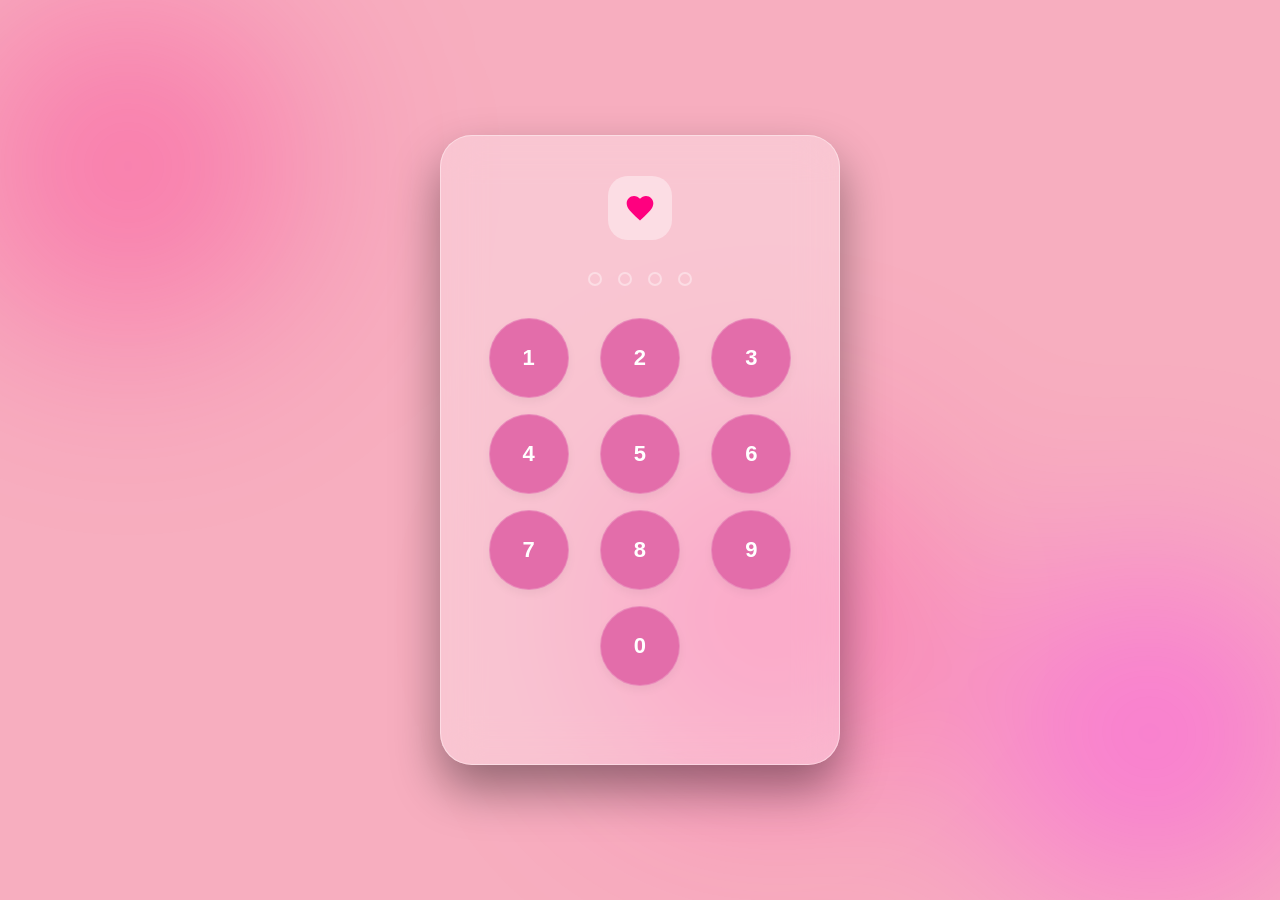
<file: index.html>
<!DOCTYPE html>
<html lang="en">

<head>
    <meta charset="UTF-8">
    <meta name="viewport" content="width=device-width, initial-scale=1.0">
    <title>Secured Entry | Passcode Protected</title>
    <link rel="stylesheet" href="style.css">
    <link rel="preconnect" href="https://fonts.googleapis.com">
    <link rel="preconnect" href="https://fonts.gstatic.com" crossorigin>
    <link
        href="https://fonts.googleapis.com/css2?family=Inter:wght@300;400;600&family=Outfit:wght@300;400;600;700&display=swap"
        rel="stylesheet">
</head>

<body>
    <div id="locked-state" class="screen active">
        <div class="glass-island">
            <div class="header">
                <div class="lock-icon">
                    <svg viewBox="0 0 24 24" fill="currentColor" stroke="none">
                        <path
                            d="M12 21.35l-1.45-1.32C5.4 15.36 2 12.28 2 8.5 2 5.42 4.42 3 7.5 3c1.74 0 3.41.81 4.5 2.09C13.09 3.81 14.76 3 16.5 3 19.58 3 22 5.42 22 8.5c0 3.78-3.4 6.86-8.55 11.54L12 21.35z">
                        </path>
                    </svg>
                </div>
            </div>

            <div class="passcode-entry">
                <div class="dots-container" id="dots">
                    <span class="dot"></span>
                    <span class="dot"></span>
                    <span class="dot"></span>
                    <span class="dot"></span>
                </div>
                <div class="numpad">
                    <button class="num-btn" data-value="1">1</button>
                    <button class="num-btn" data-value="2">2</button>
                    <button class="num-btn" data-value="3">3</button>
                    <button class="num-btn" data-value="4">4</button>
                    <button class="num-btn" data-value="5">5</button>
                    <button class="num-btn" data-value="6">6</button>
                    <button class="num-btn" data-value="7">7</button>
                    <button class="num-btn" data-value="8">8</button>
                    <button class="num-btn" data-value="9">9</button>
                    <div></div>
                    <button class="num-btn" data-value="0">0</button>
                    <div></div>
                </div>
                <div id="error-msg" class="error-msg">Incorrect Passcode</div>
            </div>
        </div>
    </div>

    <div class="bg-blobs">
        <div class="blob blob-1"></div>
        <div class="blob blob-2"></div>
        <div class="blob blob-3"></div>
    </div>

    <script src="script.js"></script>
</body>

</html>
</file>
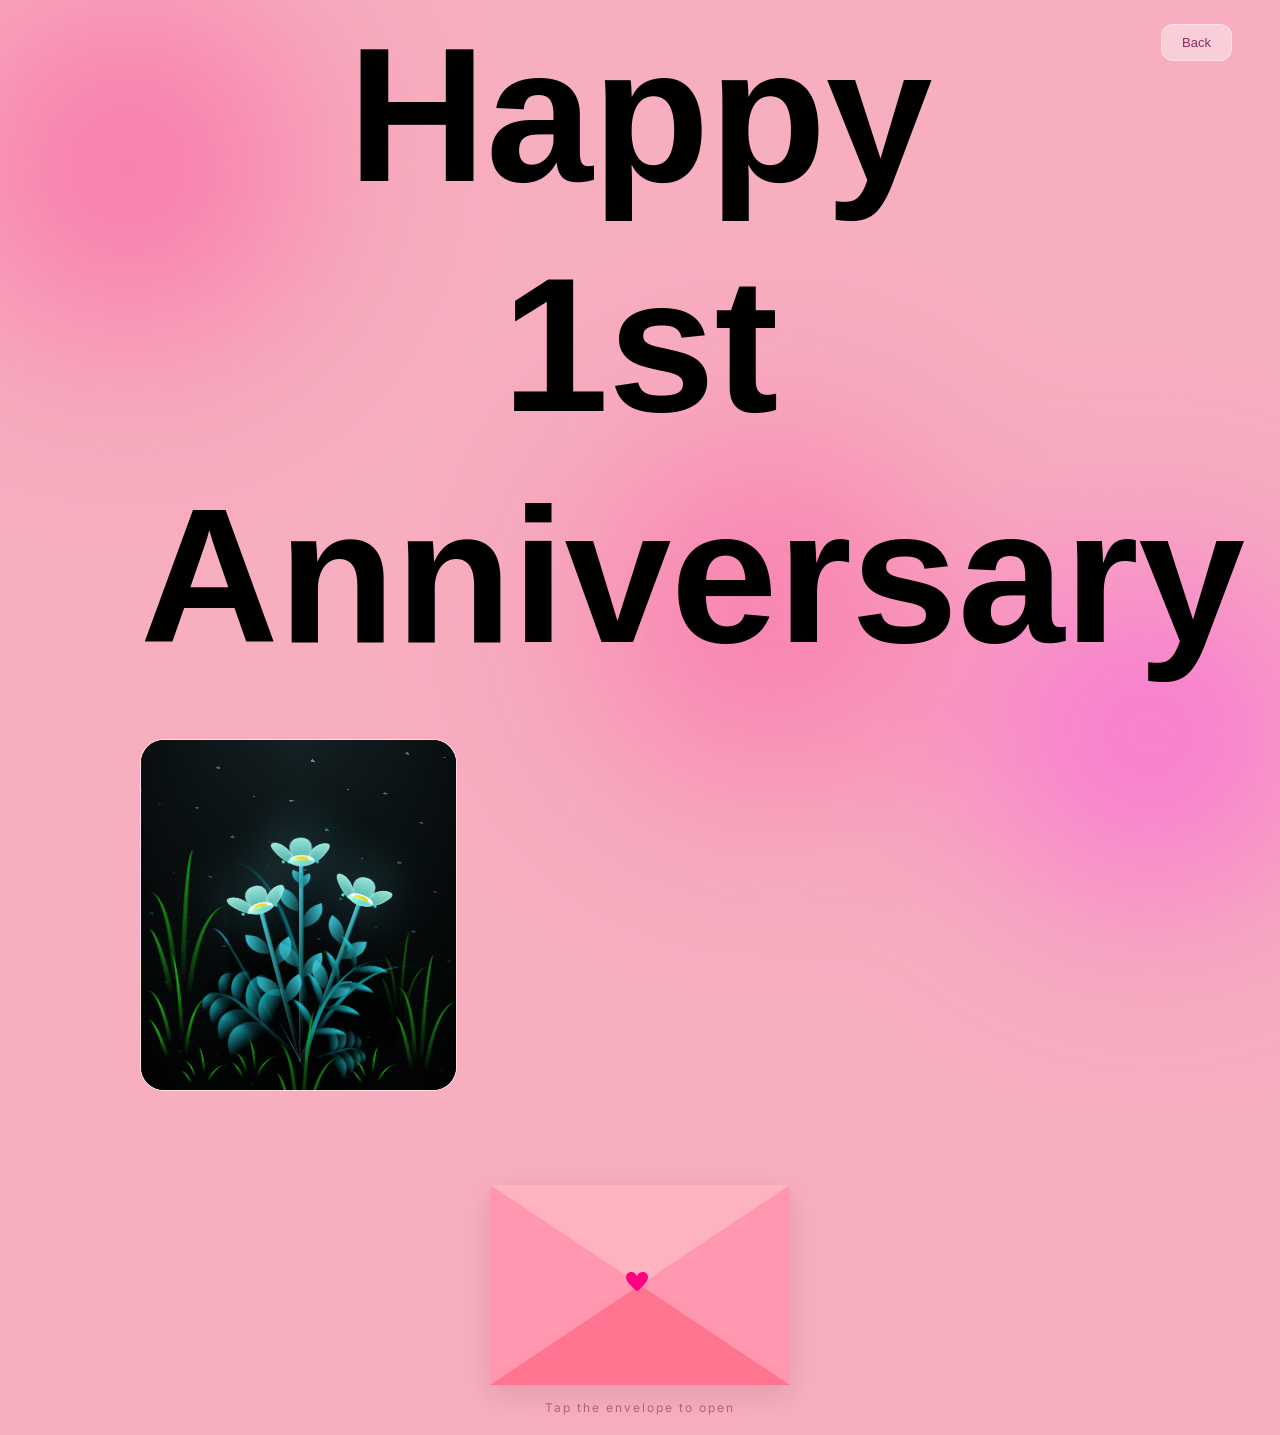
<file: dashboard.html>
<!DOCTYPE html>
<html lang="en">

<head>
    <meta charset="UTF-8">
    <meta name="viewport" content="width=device-width, initial-scale=1.0">
    <title></title>
    <link rel="stylesheet" href="style.css">
    <link rel="preconnect" href="https://fonts.googleapis.com">
    <link rel="preconnect" href="https://fonts.gstatic.com" crossorigin>
    <link
        href="https://fonts.googleapis.com/css2?family=Inter:wght@300;400;600&family=Outfit:wght@300;400;600;700&display=swap"
        rel="stylesheet">
    <link href="https://fonts.cdnfonts.com/css/valentine-rosella" rel="stylesheet">
</head>

<body class="dashboard-page">
    <div id="unlocked-state" class="screen active">
        <nav class="top-nav">
            <div class="logo"></div>
            <button id="lock-again" class="btn-secondary">Back</button>
        </nav>
        <main class="content-wrapper">
            <section class="hero-section">
                <h1>Happy<br>1st<br>Anniversary</h1>
            </section>

            <div class="dashboard-grid">
                <div class="card card-flower">
                    <iframe src="fflowers.html" class="flower-iframe" title="Floating Flowers"></iframe>
                </div>

                <div class="envelope-wrapper-outer">
                    <iframe src="envelope.html" class="envelope-iframe" title="Anniversary Letter"></iframe>
                </div>
            </div>
        </main>
    </div>

    <!-- Letter Pop-up Modal -->
    <div id="letter-modal" class="modal">
        <div class="modal-backdrop"></div>
        <div class="modal-content letter-pop-up">
            <button id="close-modal" class="close-btn">&times;</button>
            <div class="pop-up-letter">
                <h2>Happy Anniversary!</h2>
                <div class="letter-text">
                    <p>To my one and only girlfriend,</p>
                    <p>One year down, a lifetime to go.</p>
                    <p>You were the most beautiful, sweetest year of my life. You do not need to be a special person to
                        make everyday days special. Taking you as my lover is convenient, natural, and entirely right.
                    </p>
                    <p>I am so thankful of all the laughs, moments of silence and dreams we have together. It is a year
                        after it and I do get butterflies when I see you. I am still so fortunate to have you as mine.
                    </p>
                </div>
                <div class="letter-footer">Forever & Always ❤️</div>
            </div>
        </div>
    </div>

    <div class="bg-blobs">
        <div class="blob blob-1"></div>
        <div class="blob blob-2"></div>
        <div class="blob blob-3"></div>
    </div>

    <script src="dashboard.js"></script>
</body>

</html>
</file>
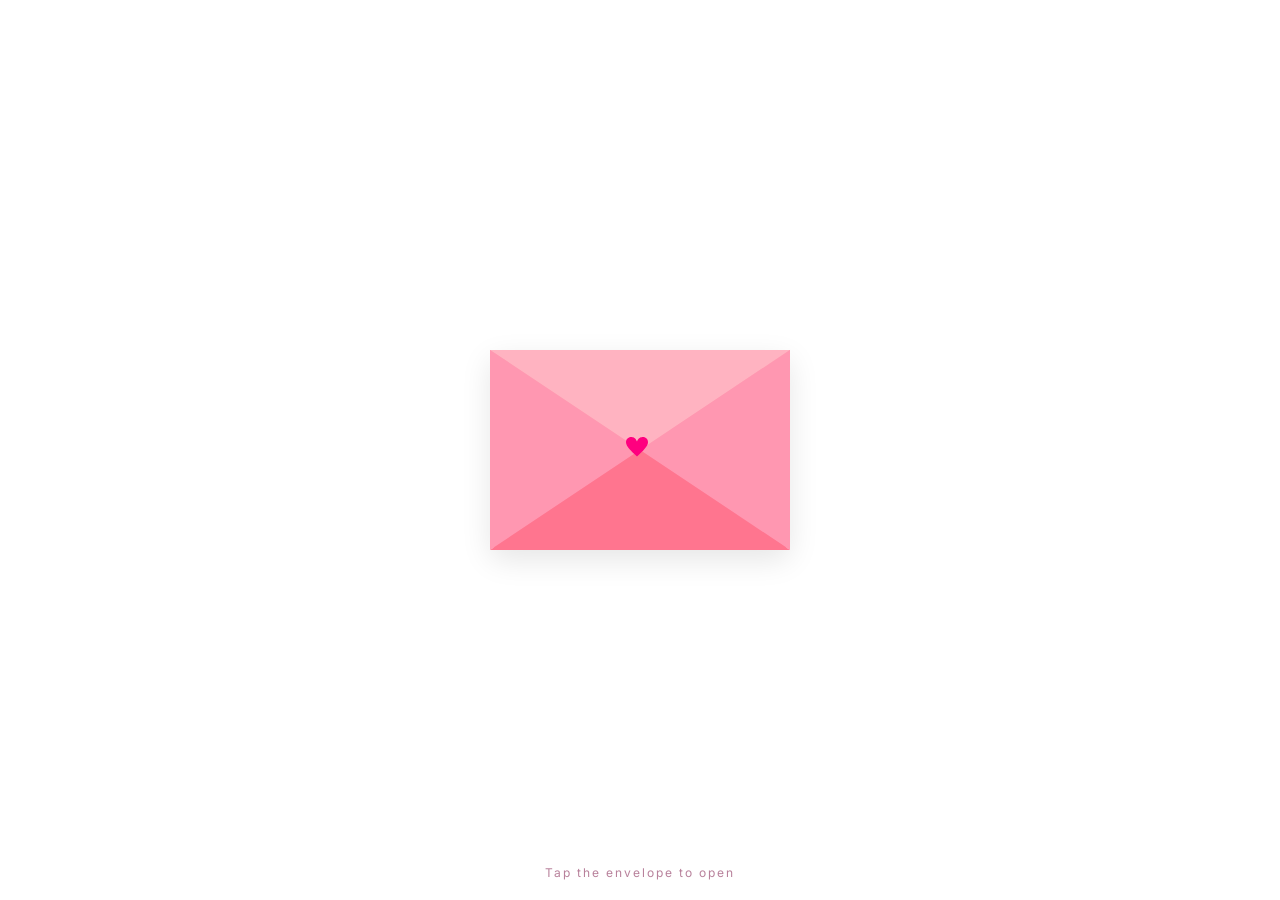
<file: envelope.html>
<!DOCTYPE html>
<html lang="en">

<head>
    <meta charset="UTF-8">
    <meta name="viewport" content="width=device-width, initial-scale=1.0">
    <title>Letter</title>
    <link rel="stylesheet" href="envelope.css">
    <link href="https://fonts.cdnfonts.com/css/valentine-rosella" rel="stylesheet">
    <link href="https://fonts.googleapis.com/css2?family=Inter:wght@400&display=swap" rel="stylesheet">
</head>

<body>
    <div class="envelope-wrapper" id="envelope">
        <div class="heart"></div>
        <div class="sides"></div>
    </div>

    <div class="instruction">Tap the envelope to open</div>

    <script>
        const envelope = document.getElementById('envelope');
        envelope.addEventListener('click', () => {
            if (!envelope.classList.contains('opened')) {
                envelope.classList.add('opened');
                // Notify parent to open modal after flap opens
                window.parent.postMessage('open-letter', '*');
            } else {
                envelope.classList.remove('opened');
            }
        });

        // Listen for close message from parent
        window.addEventListener('message', (event) => {
            if (event.data === 'close-envelope') {
                envelope.classList.remove('opened');
            }
        });
    </script>
</body>

</html>
</file>
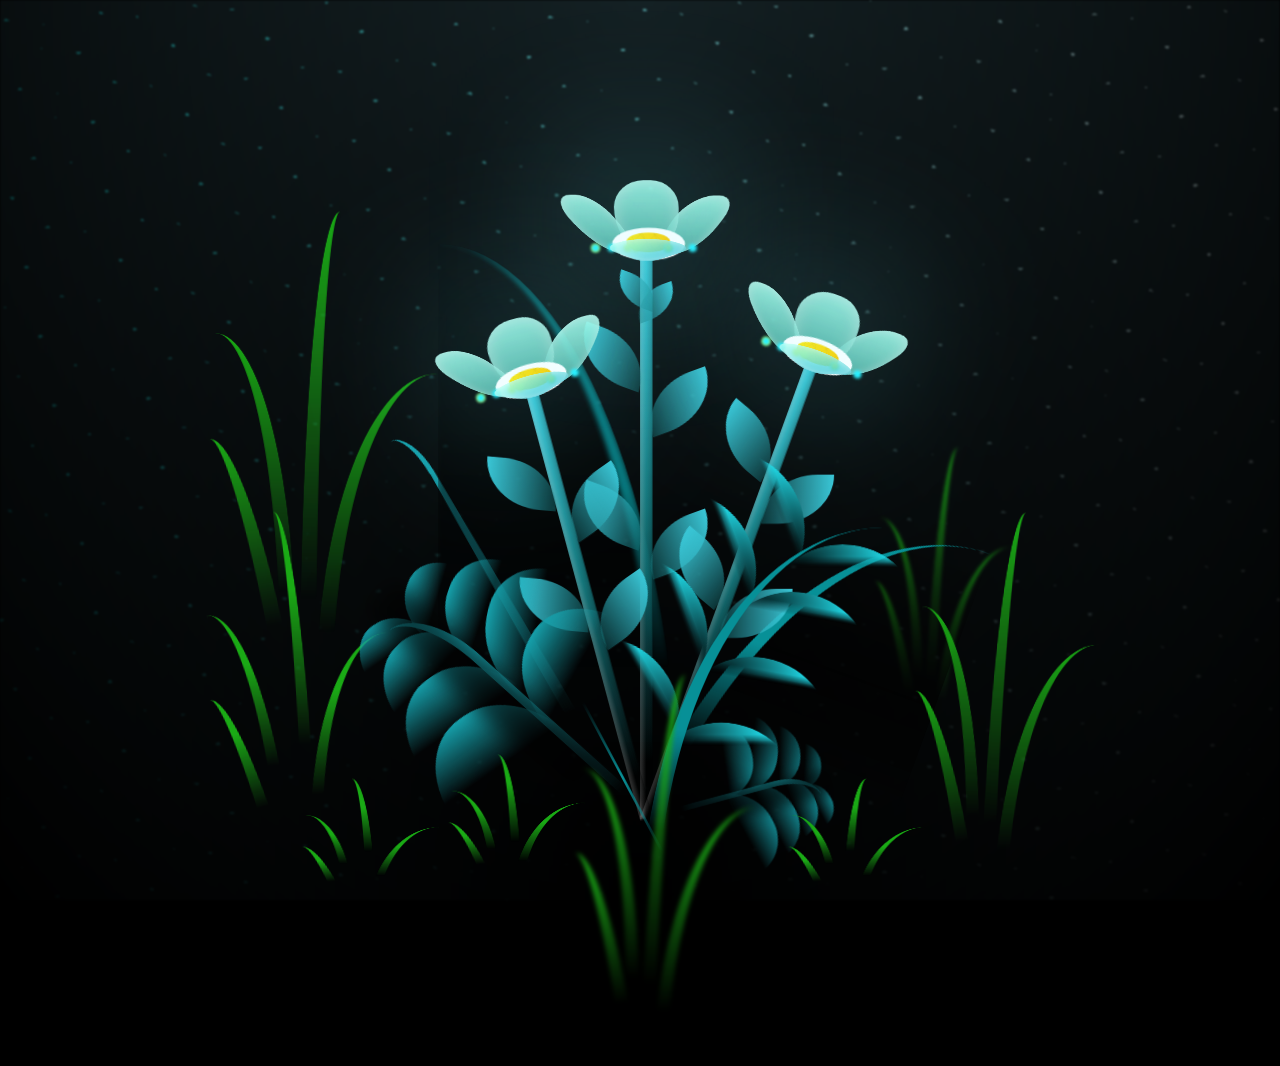
<file: fflowers.html>
<!DOCTYPE html>
<html lang="en">

<head>
    <meta charset="UTF-8">
    <meta name="viewport" content="width=device-width, initial-scale=1.0">
    <link rel="stylesheet" href="flowers.css">
    <script src="flowers.js" defer></script>
</head>

<body class="not-loaded">
    <div class="night"></div>
    <div class="flowers">
        <div class="flower flower--1">
            <div class="flower__leafs flower__leafs--1">
                <div class="flower__leaf flower__leaf--1"></div>
                <div class="flower__leaf flower__leaf--2"></div>
                <div class="flower__leaf flower__leaf--3"></div>
                <div class="flower__leaf flower__leaf--4"></div>
                <div class="flower__white-circle"></div>

                <div class="flower__light flower__light--1"></div>
                <div class="flower__light flower__light--2"></div>
                <div class="flower__light flower__light--3"></div>
                <div class="flower__light flower__light--4"></div>
                <div class="flower__light flower__light--5"></div>
                <div class="flower__light flower__light--6"></div>
                <div class="flower__light flower__light--7"></div>
                <div class="flower__light flower__light--8"></div>

            </div>
            <div class="flower__line">
                <div class="flower__line__leaf flower__line__leaf--1"></div>
                <div class="flower__line__leaf flower__line__leaf--2"></div>
                <div class="flower__line__leaf flower__line__leaf--3"></div>
                <div class="flower__line__leaf flower__line__leaf--4"></div>
                <div class="flower__line__leaf flower__line__leaf--5"></div>
                <div class="flower__line__leaf flower__line__leaf--6"></div>
            </div>
        </div>

        <div class="flower flower--2">
            <div class="flower__leafs flower__leafs--2">
                <div class="flower__leaf flower__leaf--1"></div>
                <div class="flower__leaf flower__leaf--2"></div>
                <div class="flower__leaf flower__leaf--3"></div>
                <div class="flower__leaf flower__leaf--4"></div>
                <div class="flower__white-circle"></div>

                <div class="flower__light flower__light--1"></div>
                <div class="flower__light flower__light--2"></div>
                <div class="flower__light flower__light--3"></div>
                <div class="flower__light flower__light--4"></div>
                <div class="flower__light flower__light--5"></div>
                <div class="flower__light flower__light--6"></div>
                <div class="flower__light flower__light--7"></div>
                <div class="flower__light flower__light--8"></div>

            </div>
            <div class="flower__line">
                <div class="flower__line__leaf flower__line__leaf--1"></div>
                <div class="flower__line__leaf flower__line__leaf--2"></div>
                <div class="flower__line__leaf flower__line__leaf--3"></div>
                <div class="flower__line__leaf flower__line__leaf--4"></div>
            </div>
        </div>

        <div class="flower flower--3">
            <div class="flower__leafs flower__leafs--3">
                <div class="flower__leaf flower__leaf--1"></div>
                <div class="flower__leaf flower__leaf--2"></div>
                <div class="flower__leaf flower__leaf--3"></div>
                <div class="flower__leaf flower__leaf--4"></div>
                <div class="flower__white-circle"></div>

                <div class="flower__light flower__light--1"></div>
                <div class="flower__light flower__light--2"></div>
                <div class="flower__light flower__light--3"></div>
                <div class="flower__light flower__light--4"></div>
                <div class="flower__light flower__light--5"></div>
                <div class="flower__light flower__light--6"></div>
                <div class="flower__light flower__light--7"></div>
                <div class="flower__light flower__light--8"></div>

            </div>
            <div class="flower__line">
                <div class="flower__line__leaf flower__line__leaf--1"></div>
                <div class="flower__line__leaf flower__line__leaf--2"></div>
                <div class="flower__line__leaf flower__line__leaf--3"></div>
                <div class="flower__line__leaf flower__line__leaf--4"></div>
            </div>
        </div>

        <div class="grow-ans" style="--d:1.2s">
            <div class="flower__g-long">
                <div class="flower__g-long__top"></div>
                <div class="flower__g-long__bottom"></div>
            </div>
        </div>

        <div class="growing-grass">
            <div class="flower__grass flower__grass--1">
                <div class="flower__grass--top"></div>
                <div class="flower__grass--bottom"></div>
                <div class="flower__grass__leaf flower__grass__leaf--1"></div>
                <div class="flower__grass__leaf flower__grass__leaf--2"></div>
                <div class="flower__grass__leaf flower__grass__leaf--3"></div>
                <div class="flower__grass__leaf flower__grass__leaf--4"></div>
                <div class="flower__grass__leaf flower__grass__leaf--5"></div>
                <div class="flower__grass__leaf flower__grass__leaf--6"></div>
                <div class="flower__grass__leaf flower__grass__leaf--7"></div>
                <div class="flower__grass__leaf flower__grass__leaf--8"></div>
                <div class="flower__grass__overlay"></div>
            </div>
        </div>

        <div class="growing-grass">
            <div class="flower__grass flower__grass--2">
                <div class="flower__grass--top"></div>
                <div class="flower__grass--bottom"></div>
                <div class="flower__grass__leaf flower__grass__leaf--1"></div>
                <div class="flower__grass__leaf flower__grass__leaf--2"></div>
                <div class="flower__grass__leaf flower__grass__leaf--3"></div>
                <div class="flower__grass__leaf flower__grass__leaf--4"></div>
                <div class="flower__grass__leaf flower__grass__leaf--5"></div>
                <div class="flower__grass__leaf flower__grass__leaf--6"></div>
                <div class="flower__grass__leaf flower__grass__leaf--7"></div>
                <div class="flower__grass__leaf flower__grass__leaf--8"></div>
                <div class="flower__grass__overlay"></div>
            </div>
        </div>

        <div class="grow-ans" style="--d:2.4s">
            <div class="flower__g-right flower__g-right--1">
                <div class="leaf"></div>
            </div>
        </div>

        <div class="grow-ans" style="--d:2.8s">
            <div class="flower__g-right flower__g-right--2">
                <div class="leaf"></div>
            </div>
        </div>

        <div class="grow-ans" style="--d:2.8s">
            <div class="flower__g-front">
                <div class="flower__g-front__leaf-wrapper flower__g-front__leaf-wrapper--1">
                    <div class="flower__g-front__leaf"></div>
                </div>
                <div class="flower__g-front__leaf-wrapper flower__g-front__leaf-wrapper--2">
                    <div class="flower__g-front__leaf"></div>
                </div>
                <div class="flower__g-front__leaf-wrapper flower__g-front__leaf-wrapper--3">
                    <div class="flower__g-front__leaf"></div>
                </div>
                <div class="flower__g-front__leaf-wrapper flower__g-front__leaf-wrapper--4">
                    <div class="flower__g-front__leaf"></div>
                </div>
                <div class="flower__g-front__leaf-wrapper flower__g-front__leaf-wrapper--5">
                    <div class="flower__g-front__leaf"></div>
                </div>
                <div class="flower__g-front__leaf-wrapper flower__g-front__leaf-wrapper--6">
                    <div class="flower__g-front__leaf"></div>
                </div>
                <div class="flower__g-front__leaf-wrapper flower__g-front__leaf-wrapper--7">
                    <div class="flower__g-front__leaf"></div>
                </div>
                <div class="flower__g-front__leaf-wrapper flower__g-front__leaf-wrapper--8">
                    <div class="flower__g-front__leaf"></div>
                </div>
                <div class="flower__g-front__line"></div>
            </div>
        </div>

        <div class="grow-ans" style="--d:3.2s">
            <div class="flower__g-fr">
                <div class="leaf"></div>
                <div class="flower__g-fr__leaf flower__g-fr__leaf--1"></div>
                <div class="flower__g-fr__leaf flower__g-fr__leaf--2"></div>
                <div class="flower__g-fr__leaf flower__g-fr__leaf--3"></div>
                <div class="flower__g-fr__leaf flower__g-fr__leaf--4"></div>
                <div class="flower__g-fr__leaf flower__g-fr__leaf--5"></div>
                <div class="flower__g-fr__leaf flower__g-fr__leaf--6"></div>
                <div class="flower__g-fr__leaf flower__g-fr__leaf--7"></div>
                <div class="flower__g-fr__leaf flower__g-fr__leaf--8"></div>
            </div>
        </div>

        <div class="long-g long-g--0">
            <div class="grow-ans" style="--d:3s">
                <div class="leaf leaf--0"></div>
            </div>
            <div class="grow-ans" style="--d:2.2s">
                <div class="leaf leaf--1"></div>
            </div>
            <div class="grow-ans" style="--d:3.4s">
                <div class="leaf leaf--2"></div>
            </div>
            <div class="grow-ans" style="--d:3.6s">
                <div class="leaf leaf--3"></div>
            </div>
        </div>

        <div class="long-g long-g--1">
            <div class="grow-ans" style="--d:3.6s">
                <div class="leaf leaf--0"></div>
            </div>
            <div class="grow-ans" style="--d:3.8s">
                <div class="leaf leaf--1"></div>
            </div>
            <div class="grow-ans" style="--d:4s">
                <div class="leaf leaf--2"></div>
            </div>
            <div class="grow-ans" style="--d:4.2s">
                <div class="leaf leaf--3"></div>
            </div>
        </div>

        <div class="long-g long-g--2">
            <div class="grow-ans" style="--d:4s">
                <div class="leaf leaf--0"></div>
            </div>
            <div class="grow-ans" style="--d:4.2s">
                <div class="leaf leaf--1"></div>
            </div>
            <div class="grow-ans" style="--d:4.4s">
                <div class="leaf leaf--2"></div>
            </div>
            <div class="grow-ans" style="--d:4.6s">
                <div class="leaf leaf--3"></div>
            </div>
        </div>

        <div class="long-g long-g--3">
            <div class="grow-ans" style="--d:4s">
                <div class="leaf leaf--0"></div>
            </div>
            <div class="grow-ans" style="--d:4.2s">
                <div class="leaf leaf--1"></div>
            </div>
            <div class="grow-ans" style="--d:3s">
                <div class="leaf leaf--2"></div>
            </div>
            <div class="grow-ans" style="--d:3.6s">
                <div class="leaf leaf--3"></div>
            </div>
        </div>

        <div class="long-g long-g--4">
            <div class="grow-ans" style="--d:4s">
                <div class="leaf leaf--0"></div>
            </div>
            <div class="grow-ans" style="--d:4.2s">
                <div class="leaf leaf--1"></div>
            </div>
            <div class="grow-ans" style="--d:3s">
                <div class="leaf leaf--2"></div>
            </div>
            <div class="grow-ans" style="--d:3.6s">
                <div class="leaf leaf--3"></div>
            </div>
        </div>

        <div class="long-g long-g--5">
            <div class="grow-ans" style="--d:4s">
                <div class="leaf leaf--0"></div>
            </div>
            <div class="grow-ans" style="--d:4.2s">
                <div class="leaf leaf--1"></div>
            </div>
            <div class="grow-ans" style="--d:3s">
                <div class="leaf leaf--2"></div>
            </div>
            <div class="grow-ans" style="--d:3.6s">
                <div class="leaf leaf--3"></div>
            </div>
        </div>

        <div class="long-g long-g--6">
            <div class="grow-ans" style="--d:4.2s">
                <div class="leaf leaf--0"></div>
            </div>
            <div class="grow-ans" style="--d:4.4s">
                <div class="leaf leaf--1"></div>
            </div>
            <div class="grow-ans" style="--d:4.6s">
                <div class="leaf leaf--2"></div>
            </div>
            <div class="grow-ans" style="--d:4.8s">
                <div class="leaf leaf--3"></div>
            </div>
        </div>

        <div class="long-g long-g--7">
            <div class="grow-ans" style="--d:3s">
                <div class="leaf leaf--0"></div>
            </div>
            <div class="grow-ans" style="--d:3.2s">
                <div class="leaf leaf--1"></div>
            </div>
            <div class="grow-ans" style="--d:3.5s">
                <div class="leaf leaf--2"></div>
            </div>
            <div class="grow-ans" style="--d:3.6s">
                <div class="leaf leaf--3"></div>
            </div>
        </div>
    </div>
</body>

</html>
</file>
<file: style.css>
:root {
    --primary: #ffffff;
    --accent: #ff007f;
    --bg-main: #f7aebf;
    /* Reversed background */
    --btn-bg: #e36daa;
    /* Reversed button color */
    --text-main: #8a2e5a;
    /* Darker text for lighter background */
    --text-muted: rgba(138, 46, 90, 0.8);
    --glass-bg: rgba(255, 255, 255, 0.3);
    --glass-border: rgba(255, 255, 255, 0.4);
    --error: #ff3366;
    --success: #00e676;
    --font-header: 'Outfit', sans-serif;
    --font-body: 'Inter', sans-serif;
}

* {
    margin: 0;
    padding: 0;
    box-sizing: border-box;
}

body {
    background-color: var(--bg-main);
    color: var(--text-main);
    font-family: var(--font-body);
    overflow: hidden;
    height: 100vh;
    display: flex;
    justify-content: center;
    align-items: center;
}

body.dashboard-page {
    overflow-y: auto;
    height: auto;
    min-height: 100vh;
    display: block;
}

body.dashboard-page .screen {
    height: auto;
    min-height: 100vh;
    position: relative;
    padding: 60px 0;
    transform: scale(1);
    opacity: 1;
    pointer-events: all;
    display: flex;
    align-items: center;
}

/* Background Blobs */
.bg-blobs {
    position: fixed;
    top: 0;
    left: 0;
    width: 100%;
    height: 100%;
    z-index: -1;
    filter: blur(80px);
}

.blob {
    position: absolute;
    width: 40vw;
    height: 40vw;
    border-radius: 50%;
    opacity: 0.4;
}

.blob-1 {
    background: radial-gradient(circle, #ff007f 0%, transparent 70%);
    top: -10%;
    left: -10%;
    animation: move 20s linear infinite alternate;
}

.blob-2 {
    background: radial-gradient(circle, #ff00ff 0%, transparent 70%);
    bottom: -10%;
    right: -10%;
    animation: move 25s linear infinite alternate-reverse;
}

.blob-3 {
    background: radial-gradient(circle, #ff1493 0%, transparent 70%);
    top: 40%;
    left: 40%;
    animation: move 30s linear infinite;
}

@keyframes move {
    from {
        transform: translate(0, 0);
    }

    to {
        transform: translate(10%, 10%);
    }
}

/* Layout */
.screen {
    position: absolute;
    width: 100%;
    height: 100%;
    display: flex;
    flex-direction: column;
    justify-content: center;
    align-items: center;
    opacity: 0;
    pointer-events: none;
    transition: opacity 0.8s cubic-bezier(0.4, 0, 0.2, 1), transform 0.8s cubic-bezier(0.4, 0, 0.2, 1);
    transform: scale(1.05);
}

.screen.active {
    opacity: 1;
    pointer-events: all;
    transform: scale(1);
}

/* Locked Screen - Glass Island */
.glass-island {
    background: var(--glass-bg);
    backdrop-filter: blur(20px);
    -webkit-backdrop-filter: blur(20px);
    border: 1px solid var(--glass-border);
    border-radius: 32px;
    padding: 40px;
    width: 90%;
    max-width: 400px;
    box-shadow: 0 24px 48px rgba(0, 0, 0, 0.4);
    text-align: center;
}

.header {
    margin-bottom: 32px;
}

.lock-icon {
    width: 64px;
    height: 64px;
    background: var(--glass-border);
    border-radius: 20px;
    display: flex;
    align-items: center;
    justify-content: center;
    margin: 0 auto 20px;
    color: var(--accent);
}

.lock-icon svg {
    width: 32px;
    height: 32px;
}

h1 {
    font-family: var(--font-header);
    font-size: 24px;
    margin-bottom: 8px;
    letter-spacing: -0.5px;
}

p {
    color: var(--text-muted);
    font-size: 14px;
}

/* Passcode Logic UI */
.dots-container {
    display: flex;
    justify-content: center;
    gap: 16px;
    margin-bottom: 32px;
}

.dot {
    width: 14px;
    height: 14px;
    border: 2px solid var(--glass-border);
    border-radius: 50%;
    transition: all 0.2s ease;
}

.dot.filled {
    background: var(--primary);
    border-color: var(--primary);
    box-shadow: 0 0 15px var(--primary);
    transform: scale(1.1);
}

.numpad {
    display: grid;
    grid-template-columns: repeat(3, 1fr);
    gap: 16px;
}

.num-btn {
    background: var(--btn-bg);
    border: 1px solid rgba(255, 255, 255, 0.2);
    color: #ffffff;
    /* White text looks better on the darker #e36daa buttons */
    width: 80px;
    height: 80px;
    margin: 0 auto;
    border-radius: 50%;
    font-size: 22px;
    font-weight: 600;
    cursor: pointer;
    transition: all 0.2s cubic-bezier(0.4, 0, 0.2, 1);
    display: flex;
    align-items: center;
    justify-content: center;
    box-shadow: 0 4px 10px rgba(0, 0, 0, 0.05);
}

.num-btn:hover {
    background: #ffffff;
    transform: translateY(-2px);
    color: var(--btn-bg);
}

.num-btn:active {
    transform: scale(0.95);
    background: var(--btn-bg);
}

.error-msg {
    color: var(--error);
    font-size: 12px;
    margin-top: 20px;
    height: 18px;
    opacity: 0;
    transition: opacity 0.3s;
}

.error-msg.visible {
    opacity: 1;
}

/* Unlocked State */
#unlocked-state {
    padding: 0;
}

.top-nav {
    position: absolute;
    top: 0;
    left: 0;
    width: 100%;
    padding: 24px 48px;
    display: flex;
    justify-content: space-between;
    align-items: center;
    z-index: 10;
}

.logo {
    font-family: var(--font-header);
    font-weight: 700;
    font-size: 20px;
    letter-spacing: 2px;
}

.btn-secondary {
    background: var(--glass-border);
    border: 1px solid var(--glass-border);
    color: var(--text-main);
    padding: 10px 20px;
    border-radius: 12px;
    cursor: pointer;
    font-size: 13px;
    font-weight: 500;
    transition: all 0.2s;
}

.btn-secondary:hover {
    background: rgba(255, 255, 255, 0.1);
}

.content-wrapper {
    max-width: 1000px;
    width: 90%;
    text-align: left;
}

.hero-section {
    margin-bottom: 48px;
}

.badge {
    display: inline-block;
    background: rgba(0, 230, 118, 0.1);
    color: var(--success);
    padding: 6px 12px;
    border-radius: 20px;
    font-size: 11px;
    font-weight: 600;
    text-transform: uppercase;
    letter-spacing: 1px;
    margin-bottom: 16px;
    border: 1px solid rgba(0, 230, 118, 0.2);
}

.hero-section h1 {
    font-family: 'Valentine Rosella', sans-serif;
    font-size: clamp(80px, 15vw, 250px);
    font-weight: bold;
    margin-bottom: 24px;
    line-height: 1.2;
    color: #000;
    text-align: center;
}

.dashboard-grid {
    display: grid;
    grid-template-columns: repeat(auto-fit, minmax(280px, 1fr));
    gap: 24px;
}

.card {
    background: var(--glass-bg);
    border: 1px solid var(--glass-border);
    padding: 32px;
    border-radius: 24px;
    transition: transform 0.3s;
}

.card:hover {
    transform: translateY(-8px);
    background: rgba(255, 255, 255, 0.07);
}

.card h3 {
    font-size: 14px;
    color: var(--text-muted);
    margin-bottom: 12px;
    text-transform: uppercase;
    letter-spacing: 1px;
}

.stat {
    font-size: 32px;
    font-weight: 700;
    margin-bottom: 12px;
    font-family: var(--font-header);
}

/* Animations for Reveal */
@keyframes shake {

    0%,
    100% {
        transform: translateX(0);
    }

    25% {
        transform: translateX(-8px);
    }

    75% {
        transform: translateX(8px);
    }
}

.shake {
    animation: shake 0.4s ease-in-out;
}

/* Carnation Flower */
.flower-iframe {
    width: 100%;
    height: 350px;
    border: none;
    background: transparent;
    display: block;
}

.card.card-flower {
    padding: 0;
    overflow: hidden;
}



.envelope-wrapper-outer {
    grid-column: 1 / -1;
    /* Centered below the flowers */
    width: 100%;
    height: 300px;
    display: flex;
    justify-content: center;
    align-items: center;
    margin-top: 20px;
}

.envelope-iframe {
    width: 350px;
    height: 100%;
    border: none;
    background: transparent;
}

/* Modal Styling */
.modal {
    position: fixed;
    top: 0;
    left: 0;
    width: 100%;
    height: 100%;
    z-index: 2000;
    display: flex;
    justify-content: center;
    align-items: center;
    opacity: 0;
    pointer-events: none;
    transition: opacity 0.4s ease;
}

.modal.active {
    opacity: 1;
    pointer-events: all;
}

.modal-backdrop {
    position: absolute;
    width: 100%;
    height: 100%;
    background: rgba(138, 46, 90, 0.3);
    backdrop-filter: blur(4px);
    /* Reduced blur */
    z-index: 1;
}

.modal-content.letter-pop-up {
    background: #fff;
    padding: 40px;
    border-radius: 15px;
    box-shadow: 0 20px 50px rgba(0, 0, 0, 0.2);
    width: 90%;
    max-width: 450px;
    max-height: 85vh;
    /* Limit height */
    overflow-y: auto;
    /* Enable scrolling */
    display: flex;
    flex-direction: column;
    z-index: 2;
    /* Ensure it stays above the blur */
    position: relative;
    filter: none !important;
    /* Force no blur on content */
    scrollbar-width: thin;
    /* Modern browsers */
    scrollbar-color: #ff85a1 transparent;
}

/* Custom scrollbar for Webkit */
.modal-content.letter-pop-up::-webkit-scrollbar {
    width: 6px;
}

.modal-content.letter-pop-up::-webkit-scrollbar-thumb {
    background-color: #ff85a1;
    border-radius: 10px;
}

.pop-up-letter {
    text-align: center;
}

.pop-up-letter h2 {
    font-family: 'Valentine Rosella', sans-serif;
    font-size: 48px;
    color: #ff007f;
    margin-bottom: 30px;
}

.letter-text p {
    font-size: 18px;
    margin-bottom: 20px;
    color: #4a152d;
    line-height: 1.6;
}

.letter-footer {
    margin-top: 40px;
    font-size: 20px;
    color: #ff007f;
    font-weight: bold;
}

.close-btn {
    position: absolute;
    top: 15px;
    right: 20px;
    background: none;
    border: none;
    color: #4a152d;
    font-size: 32px;
    cursor: pointer;
    font-family: inherit;
    opacity: 0.7;
    transition: opacity 0.2s;
    z-index: 10;
}

.close-btn:hover {
    opacity: 1;
}

.carnation-container {
    width: 100%;
    height: 300px;
    display: flex;
    justify-content: center;
    align-items: center;
    position: relative;
    overflow: hidden;
}

.flower {
    position: relative;
    width: 200px;
    height: 300px;
    display: flex;
    flex-direction: column;
    align-items: center;
    animation: sway 5s ease-in-out infinite alternate;
}

.petals {
    position: relative;
    width: 120px;
    height: 100px;
    z-index: 2;
}

.petal-layer {
    position: absolute;
    top: 50%;
    left: 50%;
    transform: translate(-50%, -50%);
    width: 100%;
    height: 100%;
    background: radial-gradient(circle, #ff6699, #ff3366);
    border-radius: 50%;
    opacity: 0.9;
}

.layer-1 {
    width: 120px;
    height: 100px;
    clip-path: polygon(50% 0%, 80% 10%, 100% 35%, 90% 60%, 50% 50%, 10% 60%, 0% 35%, 20% 10%);
}

.layer-2 {
    width: 100px;
    height: 80px;
    transform: translate(-50%, -50%) rotate(45deg);
    clip-path: polygon(50% 0%, 80% 10%, 100% 35%, 90% 60%, 50% 50%, 10% 60%, 0% 35%, 20% 10%);
    opacity: 0.8;
}

.layer-3 {
    width: 80px;
    height: 60px;
    transform: translate(-50%, -50%) rotate(-30deg);
    clip-path: polygon(50% 0%, 80% 10%, 100% 35%, 90% 60%, 50% 50%, 10% 60%, 0% 35%, 20% 10%);
    opacity: 0.7;
}

.layer-4 {
    width: 60px;
    height: 40px;
    transform: translate(-50%, -50%) rotate(75deg);
    clip-path: polygon(50% 0%, 80% 10%, 100% 35%, 90% 60%, 50% 50%, 10% 60%, 0% 35%, 20% 10%);
    opacity: 0.6;
}

.layer-5 {
    width: 40px;
    height: 30px;
    transform: translate(-50%, -50%) rotate(120deg);
    clip-path: polygon(50% 0%, 80% 10%, 100% 35%, 90% 60%, 50% 50%, 10% 60%, 0% 35%, 20% 10%);
    opacity: 1;
    background: #ff99bb;
}

.center {
    position: absolute;
    top: 40px;
    width: 15px;
    height: 15px;
    background: #ffccdd;
    border-radius: 50%;
    z-index: 3;
    box-shadow: 0 0 10px rgba(255, 255, 255, 0.5);
}

.calyx {
    width: 20px;
    height: 25px;
    background: #4caf50;
    border-radius: 0 0 10px 10px;
    margin-top: -10px;
    position: relative;
    z-index: 1;
}

.stem {
    width: 4px;
    height: 180px;
    background: linear-gradient(to bottom, #4caf50, #2e7d32);
    position: relative;
    z-index: 0;
}

.leaf {
    position: absolute;
    width: 40px;
    height: 15px;
    background: #4caf50;
    border-radius: 50% 0 50% 0;
}

.leaf-1 {
    left: 4px;
    top: 50px;
    transform: rotate(20deg);
}

.leaf-2 {
    right: 4px;
    top: 100px;
    transform: rotate(-20deg) scaleX(-1);
}

@keyframes sway {
    0% {
        transform: rotate(-2deg) translateX(-2px);
    }

    100% {
        transform: rotate(2deg) translateX(2px);
    }
}

/* Floating Heart Particles */
.heart-particle {
    position: fixed;
    bottom: -20px;
    background: #ff007f;
    clip-path: path('M12 21.593c-5.63-5.539-11-10.297-11-14.402 0-3.791 3.068-5.191 5.281-5.191 1.312 0 4.151.501 5.719 4.457 1.59-3.968 4.464-4.447 5.726-4.447 2.54 0 5.274 1.621 5.274 5.181 0 4.069-5.136 8.625-11 14.402z');
    pointer-events: none;
    z-index: 100;
    opacity: 0.8;
}

@keyframes floatUp {
    0% {
        transform: translateY(0) rotate(0deg);
        opacity: 0;
    }

    10% {
        opacity: 0.8;
    }

    90% {
        opacity: 0.8;
    }

    100% {
        transform: translateY(-100vh) rotate(45deg);
        opacity: 0;
    }
}

@media (max-width: 768px) {
    .top-nav {
        padding: 20px;
    }

    .hero-section h1 {
        font-size: 50px;
        line-height: 2;
    }

    .glass-island {
        padding: 30px 20px;
    }

    .modal-content.letter-pop-up {
        padding: 30px 20px;
        /* Smaller padding on mobile */
        width: 95%;
        /* More width on mobile */
        max-height: 90vh;
    }

    .pop-up-letter h2 {
        font-size: 36px;
        /* Smaller heading on mobile */
        margin-bottom: 20px;
    }

    .letter-text p {
        font-size: 16px;
        /* Slightly smaller text */
        margin-bottom: 15px;
    }

    .close-btn {
        top: 10px;
        right: 15px;
        font-size: 28px;
    }
}
</file>
<file: envelope.css>
:root {
    --envelope-bg: #ff85a1;
    --envelope-dark: #ff5c8a;
    --envelope-shadow: rgba(0, 0, 0, 0.1);
    --letter-bg: #fff;
    --pink-accent: #ff007f;
    --dark-pink: #8a2e5a;
    --font-heading: 'Valentine Rosella', sans-serif;
    --font-body: 'Inter', sans-serif;
}

* {
    margin: 0;
    padding: 0;
    box-sizing: border-box;
}

body {
    height: 100vh;
    display: flex;
    justify-content: center;
    align-items: center;
    background: transparent;
    overflow: hidden;
    perspective: 1000px;
}

.envelope-wrapper {
    position: relative;
    width: 300px;
    height: 200px;
    background: var(--envelope-bg);
    border-radius: 0 0 10px 10px;
    box-shadow: 0 10px 30px var(--envelope-shadow);
    cursor: pointer;
    transition: transform 0.3s;
}

.envelope-wrapper:hover {
    transform: translateY(-5px);
}

.envelope-wrapper::before {
    content: '';
    position: absolute;
    top: 0;
    left: 0;
    width: 0;
    height: 0;
    border-left: 150px solid transparent;
    border-right: 150px solid transparent;
    border-top: 100px solid #ffb3c1;
    z-index: 5;
    transition: transform 0.5s, z-index 0.5s;
    transform-origin: top;
}

.opened.envelope-wrapper::before {
    transform: rotateX(180deg);
    z-index: 1;
}

.envelope-wrapper::after {
    content: '';
    position: absolute;
    bottom: 0;
    left: 0;
    width: 0;
    height: 0;
    border-left: 150px solid transparent;
    border-right: 150px solid transparent;
    border-bottom: 100px solid #ff758f;
    z-index: 4;
}

.sides {
    position: absolute;
    top: 0;
    left: 0;
    width: 0;
    height: 0;
    border-left: 150px solid #ff97b1;
    border-top: 100px solid transparent;
    border-bottom: 100px solid transparent;
    z-index: 4;
    /* Lifted above letter */
}

.sides::after {
    content: '';
    position: absolute;
    top: -100px;
    right: -150px;
    width: 0;
    height: 0;
    border-right: 150px solid #ff97b1;
    border-top: 100px solid transparent;
    border-bottom: 100px solid transparent;
    z-index: 4;
}

.letter {
    position: absolute;
    bottom: 5px;
    left: 10px;
    width: 280px;
    height: 180px;
    background: var(--letter-bg);
    z-index: 2;
    transition: transform 0.5s;
    padding: 20px;
    display: flex;
    flex-direction: column;
    justify-content: center;
    align-items: center;
    text-align: center;
    box-shadow: 0 2px 10px rgba(0, 0, 0, 0.05);
    visibility: hidden;
}

.opened .letter {
    transform: translateY(-120px);
    visibility: visible;
}

.letter h2 {
    font-family: var(--font-heading);
    font-size: 32px;
    color: var(--pink-accent);
    margin-bottom: 10px;
}

.letter p {
    font-family: var(--font-body);
    font-size: 14px;
    line-height: 1.4;
    color: var(--dark-pink);
}

.instruction {
    position: fixed;
    bottom: 20px;
    font-family: var(--font-body);
    font-size: 12px;
    color: var(--dark-pink);
    opacity: 0.6;
    letter-spacing: 2px;
}

.heart {
    position: absolute;
    top: 50%;
    left: 50%;
    transform: translate(-50%, -50%);
    width: 30px;
    height: 30px;
    background: #ff007f;
    z-index: 6;
    clip-path: path('M12 21.593c-5.63-5.539-11-10.297-11-14.402 0-3.791 3.068-5.191 5.281-5.191 1.312 0 4.151.501 5.719 4.457 1.59-3.968 4.464-4.447 5.726-4.447 2.54 0 5.274 1.621 5.274 5.181 0 4.069-5.136 8.625-11 14.402z');
    transition: opacity 0.3s;
}

.opened .heart {
    opacity: 0;
}
</file>
<file: flowers.css>
*,
*::after,
*::before {
    padding: 0;
    margin: 0;
    box-sizing: border-box;
}

:root {
    --dark-color: #000;
}

body {
    display: flex;
    align-items: flex-end;
    justify-content: center;
    min-height: 100vh;
    background-color: var(--dark-color);
    overflow: hidden;
    perspective: 1000px;
}

.night {
    position: fixed;
    left: 50%;
    top: 0;
    transform: translateX(-50%);
    width: 100%;
    height: 100%;
    filter: blur(0.1vmin);
    background-image: radial-gradient(ellipse at top,
            transparent 0%,
            var(--dark-color)),
        radial-gradient(ellipse at bottom,
            var(--dark-color),
            rgba(145, 233, 255, 0.2)),
        repeating-linear-gradient(220deg,
            rgb(0, 0, 0) 0px,
            rgb(0, 0, 0) 19px,
            transparent 19px,
            transparent 22px),
        repeating-linear-gradient(189deg,
            rgb(0, 0, 0) 0px,
            rgb(0, 0, 0) 19px,
            transparent 19px,
            transparent 22px),
        repeating-linear-gradient(148deg,
            rgb(0, 0, 0) 0px,
            rgb(0, 0, 0) 19px,
            transparent 19px,
            transparent 22px),
        linear-gradient(90deg, rgb(0, 255, 250), rgb(240, 240, 240));
}

.flowers {
    position: relative;
    transform: scale(0.9);
}

.flower {
    position: absolute;
    bottom: 10vmin;
    transform-origin: bottom center;
    z-index: 10;

    --fl-speed: 0.8s;
}

.flower--1 {
    animation: moving-flower-1 4s linear infinite;
}

.flower--1 .flower__line {
    height: 70vmin;
    animation-delay: 0.3s;
}

.flower--1 .flower__line__leaf--1 {
    animation: blooming-leaf-right var(--fl-speed) 1.6s backwards;
}

.flower--1 .flower__line__leaf--2 {
    animation: blooming-leaf-right var(--fl-speed) 1.4s backwards;
}

.flower--1 .flower__line__leaf--3 {
    animation: blooming-leaf-left var(--fl-speed) 1.2s backwards;
}

.flower--1 .flower__line__leaf--4 {
    animation: blooming-leaf-left var(--fl-speed) 1s backwards;
}

.flower--1 .flower__line__leaf--5 {
    animation: blooming-leaf-right var(--fl-speed) 1.8s backwards;
}

.flower--1 .flower__line__leaf--6 {
    animation: blooming-leaf-left var(--fl-speed) 2s backwards;
}

.flower--2 {
    left: 50%;
    transform: rotate(20deg);
    animation: moving-flower-2 4s linear infinite;
}

.flower--2 .flower__line {
    height: 60vmin;
    animation-delay: 0.6s;
}

.flower--2 .flower__line__leaf--1 {
    animation: blooming-leaf-right var(--fl-speed) 1.9s backwards;
}

.flower--2 .flower__line__leaf--2 {
    animation: blooming-leaf-right var(--fl-speed) 1.7s backwards;
}

.flower--2 .flower__line__leaf--3 {
    animation: blooming-leaf-left var(--fl-speed) 1.5s backwards;
}

.flower--2 .flower__line__leaf--4 {
    animation: blooming-leaf-left var(--fl-speed) 1.3s backwards;
}

.flower--3 {
    left: 50%;
    transform: rotate(-15deg);
    animation: moving-flower-3 4s linear infinite;
}

.flower--3 .flower__line {
    animation-delay: 0.9s;
}

.flower--3 .flower__line__leaf--1 {
    animation: blooming-leaf-right var(--fl-speed) 2.5s backwards;
}

.flower--3 .flower__line__leaf--2 {
    animation: blooming-leaf-right var(--fl-speed) 2.3s backwards;
}

.flower--3 .flower__line__leaf--3 {
    animation: blooming-leaf-left var(--fl-speed) 2.1s backwards;
}

.flower--3 .flower__line__leaf--4 {
    animation: blooming-leaf-left var(--fl-speed) 1.9s backwards;
}

.flower__leafs {
    position: relative;
    animation: blooming-flower 2s backwards;
}

.flower__leafs--1 {
    animation-delay: 1.1s;
}

.flower__leafs--2 {
    animation-delay: 1.4s;
}

.flower__leafs--3 {
    animation-delay: 1.7s;
}

.flower__leafs::after {
    content: "";
    position: absolute;
    left: 0;
    top: 0;
    transform: translate(-50%, -100%);
    width: 8vmin;
    height: 8vmin;
    background-color: #6bf0ff;
    filter: blur(10vmin);
}

.flower__leaf {
    position: absolute;
    bottom: 0;
    left: 50%;
    width: 8vmin;
    height: 11vmin;
    border-radius: 51% 49% 47% 53% / 44% 45% 55% 69%;
    background-color: #a7ffee;
    background-image: linear-gradient(to top, #54b8aa, #a7ffee);
    transform-origin: bottom center;
    opacity: 0.9;
    box-shadow: inset 0 0 2vmin rgba(255, 255, 255, 0.5);
}

.flower__leaf--1 {
    transform: translate(-10%, 1%) rotateY(40deg) rotateX(-50deg);
}

.flower__leaf--2 {
    transform: translate(-50%, -4%) rotateX(40deg);
}

.flower__leaf--3 {
    transform: translate(-90%, 0%) rotateY(45deg) rotateX(50deg);
}

.flower__leaf--4 {
    width: 8vmin;
    height: 8vmin;
    transform-origin: bottom left;
    border-radius: 4vmin 10vmin 4vmin 4vmin;
    transform: translate(-0%, 18%) rotateX(70deg) rotate(-43deg);
    background-image: linear-gradient(to top, #39c6d6, #a7ffee);
    z-index: 1;
    opacity: 0.8;
}

.flower__white-circle {
    position: absolute;
    left: -3.5vmin;
    top: -3vmin;
    width: 9vmin;
    height: 4vmin;
    border-radius: 50%;
    background-color: #fff;
}

.flower__white-circle::after {
    content: "";
    position: absolute;
    left: 50%;
    top: 45%;
    transform: translate(-50%, -50%);
    width: 60%;
    height: 60%;
    border-radius: inherit;
    background-image: repeating-linear-gradient(135deg, rgba(0, 0, 0, 0.03) 0px, rgba(0, 0, 0, 0.03) 1px, transparent 1px, transparent 12px),
        repeating-linear-gradient(45deg, rgba(0, 0, 0, 0.03) 0px, rgba(0, 0, 0, 0.03) 1px, transparent 1px, transparent 12px),
        repeating-linear-gradient(67.5deg, rgba(0, 0, 0, 0.03) 0px, rgba(0, 0, 0, 0.03) 1px, transparent 1px, transparent 12px),
        linear-gradient(90deg, rgb(255, 235, 18), rgb(255, 206, 0));
}

.flower__line {
    height: 55vmin;
    width: 1.5vmin;
    background-image: linear-gradient(to left, rgb(0, 0, 0, 0.2), transparent, rgba(255, 255, 255, 0.2)),
        linear-gradient(to top, transparent 10%, #14757a, #39c6d6);
    box-shadow: inset 0 0 2px rgba(0, 0, 0, 0.5);
    animation: grow-flower-tree 4s backwards;
}

.flower__line__leaf {
    --w: 7vmin;
    --h: calc(var(--w) + 2vmin);
    position: absolute;
    top: 20%;
    left: 90%;
    width: var(--w);
    height: var(--h);
    border-top-right-radius: var(--h);
    border-bottom-left-radius: var(--h);
    background-image: linear-gradient(to top, rgba(20, 117, 122, 0.4), #39c6d6);
}

.flower__line__leaf--1 {
    transform: rotate(70deg) rotateY(30deg);
}

.flower__line__leaf--2 {
    top: 45%;
    transform: rotate(70deg) rotateY(30deg);
}

.flower__line__leaf--3,
.flower__line__leaf--4,
.flower__line__leaf--6 {
    border-top-right-radius: 0;
    border-bottom-left-radius: 0;
    border-top-left-radius: var(--h);
    border-bottom-right-radius: var(--h);
    left: -460%;
    top: 12%;
    transform: rotate(-70deg) rotateY(30deg);
}

.flower__line__leaf--4 {
    top: 40%;
}

.flower__line__leaf--5 {
    top: 0;
    transform-origin: left;
    transform: rotate(70deg) rotateY(30deg) scale(0.6);
}

.flower__line__leaf--6 {
    top: -2%;
    left: -450%;
    transform-origin: right;
    transform: rotate(-70deg) rotateY(30deg) scale(0.6);
}

.flower__light {
    position: absolute;
    bottom: 0vmin;
    width: 1vmin;
    height: 1vmin;
    background-color: rgb(255, 251, 0);
    border-radius: 50%;
    filter: blur(0.2vmin);
    animation: light-ans 4s linear infinite backwards;
}

.flower__light:nth-child(odd) {
    background-color: #23f0ff;
}

.flower__light--1 {
    left: -2vmin;
    animation-delay: 1s;
}

.flower__light--2 {
    left: 3vmin;
    animation-delay: 0.5s;
}

.flower__light--3 {
    left: -6vmin;
    animation-delay: 0.3s;
}

.flower__light--4 {
    left: 6vmin;
    animation-delay: 0.9s;
}

.flower__light--5 {
    left: -1vmin;
    animation-delay: 1.5s;
}

.flower__light--6 {
    left: -4vmin;
    animation-delay: 3s;
}

.flower__light--7 {
    left: 3vmin;
    animation-delay: 2s;
}

.flower__light--8 {
    left: -6vmin;
    animation-delay: 3.5s;
}

.flower__grass {
    --c: #159faa;
    --line-w: 1.5vmin;
    position: absolute;
    bottom: 12vmin;
    left: -7vmin;
    display: flex;
    flex-direction: column;
    align-items: flex-end;
    z-index: 20;
    transform-origin: bottom center;
    transform: rotate(-48deg) rotateY(40deg);
}

.flower__grass--1 {
    animation: moving-grass 2s linear infinite;
}

.flower__grass--2 {
    left: 2vmin;
    bottom: 10vmin;
    transform: scale(0.5) rotate(75deg) rotateX(10deg) rotateY(-200deg);
    opacity: 0.8;
    z-index: 0;
    animation: moving-grass--2 1.5s linear infinite;
}

.flower__grass--top {
    width: 7vmin;
    height: 10vmin;
    border-top-right-radius: 100%;
    border-right: var(--line-w) solid var(--c);
    transform-origin: bottom center;
    transform: rotate(-2deg);
}

.flower__grass--bottom {
    margin-top: -2px;
    width: var(--line-w);
    height: 25vmin;
    background-image: linear-gradient(to top, transparent, var(--c));
}

.flower__grass__leaf {
    --size: 10vmin;
    position: absolute;
    width: calc(var(--size) * 2.1);
    height: var(--size);
    border-top-left-radius: var(--size);
    border-top-right-radius: var(--size);
    background-image: linear-gradient(to top, transparent, transparent 30%, var(--c));
    z-index: 100;
}

.flower__grass__leaf--1 {
    top: -6%;
    left: 30%;
    --size: 6vmin;
    transform: rotate(-20deg);
    animation: growing-grass-ans--1 2s 2.6s backwards;
}

.flower__grass__leaf--2 {
    top: -5%;
    left: -110%;
    --size: 6vmin;
    transform: rotate(10deg);
    animation: growing-grass-ans--2 2s 2.4s linear backwards;
}

.flower__grass__leaf--3 {
    top: 5%;
    left: 60%;
    --size: 8vmin;
    transform: rotate(-18deg) rotateX(-20deg);
    animation: growing-grass-ans--3 2s 2.2s linear backwards;
}

.flower__grass__leaf--4 {
    top: 6%;
    left: -135%;
    --size: 8vmin;
    transform: rotate(2deg);
    animation: growing-grass-ans--4 2s 2s linear backwards;
}

.flower__grass__leaf--5 {
    top: 20%;
    left: 60%;
    --size: 10vmin;
    transform: rotate(-24deg) rotateX(-20deg);
    animation: growing-grass-ans--5 2s 1.8s linear backwards;
}

.flower__grass__leaf--6 {
    top: 22%;
    left: -180%;
    --size: 10vmin;
    transform: rotate(10deg);
    animation: growing-grass-ans--6 2s 1.6s linear backwards;
}

.flower__grass__leaf--7 {
    top: 39%;
    left: 70%;
    --size: 10vmin;
    transform: rotate(-10deg);
    animation: growing-grass-ans--7 2s 1.4s linear backwards;
}

.flower__grass__leaf--8 {
    top: 40%;
    left: -215%;
    --size: 11vmin;
    transform: rotate(10deg);
    animation: growing-grass-ans--8 2s 1.2s linear backwards;
}

.flower__grass__overlay {
    position: absolute;
    top: -10%;
    right: 0%;
    width: 100%;
    height: 100%;
    background-color: rgba(0, 0, 0, 0.6);
    filter: blur(1.5vmin);
    z-index: 100;
}

.flower__g-long {
    --w: 2vmin;
    --h: 6vmin;
    --c: #159faa;
    position: absolute;
    bottom: 10vmin;
    left: -3vmin;
    transform-origin: bottom center;
    transform: rotate(-30deg) rotateY(-20deg);
    display: flex;
    flex-direction: column;
    align-items: flex-end;
    animation: flower-g-long-ans 3s linear infinite;
}

.flower__g-long__top {
    top: calc(var(--h) * -1);
    width: calc(var(--w) + 1vmin);
    height: var(--h);
    border-top-right-radius: 100%;
    border-right: 0.7vmin solid var(--c);
    transform: translate(-0.7vmin, 1vmin);
}

.flower__g-long__bottom {
    width: var(--w);
    height: 50vmin;
    transform-origin: bottom center;
    background-image: linear-gradient(to top, transparent 30%, var(--c));
    box-shadow: inset 0 0 2px rgba(0, 0, 0, 0.5);
    clip-path: polygon(35% 0, 65% 1%, 100% 100%, 0% 100%);
}

.flower__g-right {
    position: absolute;
    bottom: 6vmin;
    left: -2vmin;
    transform-origin: bottom left;
    transform: rotate(20deg);
}

.flower__g-right .leaf {
    width: 30vmin;
    height: 50vmin;
    border-top-left-radius: 100%;
    border-left: 2vmin solid #079097;
    background-image: linear-gradient(to bottom, transparent, var(--dark-color) 60%);
    -webkit-mask-image: linear-gradient(to top, transparent 30%, #079097 60%);
}

.flower__g-right--1 {
    animation: flower-g-right-ans 2.5s linear infinite;
}

.flower__g-right--2 {
    left: 5vmin;
    transform: rotateY(-180deg);
    animation: flower-g-right-ans--2 3s linear infinite;
}

.flower__g-right--2 .leaf {
    height: 75vmin;
    filter: blur(0.3vmin);
    opacity: 0.8;
}

.flower__g-front {
    position: absolute;
    bottom: 6vmin;
    left: 2.5vmin;
    z-index: 100;
    transform-origin: bottom center;
    transform: rotate(-28deg) rotateY(30deg) scale(1.04);
    animation: flower__g-front-ans 2s linear infinite;
}

.flower__g-front__line {
    width: 0.3vmin;
    height: 20vmin;
    background-image: linear-gradient(to top, transparent, #079097, transparent 100%);
    position: relative;
}

.flower__g-front__leaf-wrapper {
    position: absolute;
    top: 0;
    left: 0;
    transform-origin: bottom left;
    transform: rotate(10deg);
}

.flower__g-front__leaf-wrapper:nth-child(even) {
    left: 0vmin;
    transform: rotateY(-180deg) rotate(5deg);
    animation: flower__g-front__leaf-left-ans 1s ease-in backwards;
}

.flower__g-front__leaf-wrapper:nth-child(odd) {
    animation: flower__g-front__leaf-ans 1s ease-in backwards;
}

.flower__g-front__leaf-wrapper--1 {
    top: -8vmin;
    transform: scale(0.7);
    animation: flower__g-front__leaf-ans 1s 5.5s ease-in backwards !important;
}

.flower__g-front__leaf-wrapper--2 {
    top: -8vmin;
    transform: rotateY(-180deg) scale(0.7) !important;
    animation: flower__g-front__leaf-left-ans-2 1s 4.6s ease-in backwards !important;
}

.flower__g-front__leaf-wrapper--3 {
    top: -3vmin;
    animation: flower__g-front__leaf-ans 1s 4.6s ease-in backwards;
}

.flower__g-front__leaf-wrapper--4 {
    top: -3vmin;
    transform: rotateY(-180deg) scale(0.9) !important;
    animation: flower__g-front__leaf-left-ans-2 1s 4.6s ease-in backwards !important;
}

.flower__g-front__leaf-wrapper--5,
.flower__g-front__leaf-wrapper--6 {
    top: 2vmin;
}

.flower__g-front__leaf-wrapper--7,
.flower__g-front__leaf-wrapper--8 {
    top: 6.5vmin;
}

.flower__g-fr {
    position: absolute;
    bottom: -4vmin;
    left: vmin;
    transform-origin: bottom left;
    z-index: 10;
    animation: flower__g-fr-ans 2s linear infinite;
}

.flower__g-fr .leaf {
    width: 30vmin;
    height: 50vmin;
    border-top-left-radius: 100%;
    border-left: 2vmin solid #079097;
    -webkit-mask-image: linear-gradient(to top, transparent 25%, #079097 50%);
    position: relative;
    z-index: 1;
}

.flower__g-fr__leaf {
    position: absolute;
    top: 0;
    left: 0;
    width: 10vmin;
    height: 10vmin;
    border-radius: 100% 0% 0% 100% / 100% 100% 0% 0%;
    box-shadow: inset 0 2px 1vmin hsla(184, 97%, 58%, 0.2);
    background-image: linear-gradient(to bottom left, transparent, var(--dark-color) 98%),
        linear-gradient(to bottom right, #23f0ff 45%, transparent 50%, transparent);
    -webkit-mask-image: linear-gradient(135deg, #159faa 40%, transparent 50%, transparent);
}

.flower__g-fr__leaf--1 {
    left: 20vmin;
    transform: rotate(45deg);
    animation: flower__g-fr-leaft-ans-1 0.5s 5.2s linear backwards;
}

.flower__g-fr__leaf--2 {
    left: 12vmin;
    top: -7vmin;
    transform: rotate(25deg) rotateY(-180deg);
    animation: flower__g-fr-leaft-ans-6 0.5s 5s linear backwards;
}

.flower__g-fr__leaf--3 {
    left: 15vmin;
    top: 6vmin;
    transform: rotate(55deg);
    animation: flower__g-fr-leaft-ans-5 0.5s 4.8s linear backwards;
}

.flower__g-fr__leaf--4 {
    left: 6vmin;
    top: -2vmin;
    transform: rotate(25deg) rotateY(-180deg);
    animation: flower__g-fr-leaft-ans-6 0.5s 4.6s linear backwards;
}

.flower__g-fr__leaf--5 {
    left: 10vmin;
    top: 14vmin;
    transform: rotate(55deg);
    animation: flower__g-fr-leaft-ans-5 0.5s 4.4s linear backwards;
}

.flower__g-fr__leaf--6 {
    left: 0vmin;
    top: 6vmin;
    transform: rotate(25deg) rotateY(-180deg);
    animation: flower__g-fr-leaft-ans-6 0.5s 4.2s linear backwards;
}

.flower__g-fr__leaf--7 {
    left: 5vmin;
    top: 22vmin;
    transform: rotate(45deg);
    animation: flower__g-fr-leaft-ans-7 0.5s 4s linear backwards;
}

.flower__g-fr__leaf--8 {
    left: -4vmin;
    top: 15vmin;
    transform: rotate(15deg) rotateY(-180deg);
    animation: flower__g-fr-leaft-ans-8 0.5s 3.8s linear backwards;
}

.long-g {
    position: absolute;
    bottom: 25vmin;
    left: -42vmin;
    transform-origin: bottom left;
}

.long-g--1 {
    bottom: 0vmin;
    transform: scale(0.8) rotate(-5deg);
}

.long-g--1 .leaf {
    -webkit-mask-image: linear-gradient(to top, transparent 40%, #079097 80%) !important;
}

.long-g--1 .leaf--1 {
    --w: 5vmin;
    --h: 60vmin;
    left: -2vmin;
    transform: rotate(3deg) rotateY(-180deg);
}

.long-g--2,
.long-g--3 {
    bottom: -3vmin;
    left: -35vmin;
    transform-origin: center;
    transform: scale(0.6) rotateX(60deg);
}

.long-g--2 .leaf,
.long-g--3 .leaf {
    -webkit-mask-image: linear-gradient(to top, transparent 50%, #079097 80%) !important;
}

.long-g--2 .leaf--1,
.long-g--3 .leaf--1 {
    left: -1vmin;
    transform: rotateY(-180deg);
}

.long-g--3 {
    left: -17vmin;
    bottom: 0vmin;
}

.long-g--3 .leaf {
    -webkit-mask-image: linear-gradient(to top, transparent 40%, #079097 80%) !important;
}

.long-g--4 {
    left: 25vmin;
    bottom: -3vmin;
    transform-origin: center;
    transform: scale(0.6) rotateX(60deg);
}

.long-g--4 .leaf {
    -webkit-mask-image: linear-gradient(to top, transparent 50%, #079097 80%) !important;
}

.long-g--5 {
    left: 42vmin;
    bottom: 0vmin;
    transform: scale(0.8) rotate(2deg);
}

.long-g--6 {
    left: 0vmin;
    bottom: -20vmin;
    z-index: 100;
    filter: blur(0.3vmin);
    transform: scale(0.8) rotate(2deg);
}

.long-g--7 {
    left: 35vmin;
    bottom: 20vmin;
    z-index: -1;
    filter: blur(0.3vmin);
    transform: scale(0.6) rotate(2deg);
    opacity: 0.7;
}

.long-g .leaf {
    --w: 15vmin;
    --h: 40vmin;
    --c: #1aaa15;
    position: absolute;
    bottom: 0;
    width: var(--w);
    height: var(--h);
    border-top-left-radius: 100%;
    border-left: 2vmin solid var(--c);
    -webkit-mask-image: linear-gradient(to top, transparent 20%, var(--dark-color));
    transform-origin: bottom center;
}

.long-g .leaf--0 {
    left: 2vmin;
    animation: leaf-ans-1 4s linear infinite;
}

.long-g .leaf--1 {
    --w: 5vmin;
    --h: 60vmin;
    animation: leaf-ans-1 4s linear infinite;
}

.long-g .leaf--2 {
    --w: 10vmin;
    --h: 40vmin;
    left: -0.5vmin;
    bottom: 5vmin;
    transform-origin: bottom left;
    transform: rotateY(-180deg);
    animation: leaf-ans-2 3s linear infinite;
}

.long-g .leaf--3 {
    --w: 5vmin;
    --h: 30vmin;
    left: -1vmin;
    bottom: 3.2vmin;
    transform-origin: bottom left;
    transform: rotate(-10deg) rotateY(-180deg);
    animation: leaf-ans-3 3s linear infinite;
}

@keyframes leaf-ans-1 {

    0%,
    100% {
        transform: rotate(-5deg) scale(1);
    }

    50% {
        transform: rotate(5deg) scale(1.1);
    }
}

@keyframes leaf-ans-2 {

    0%,
    100% {
        transform: rotateY(-180deg) rotate(5deg);
    }

    50% {
        transform: rotateY(-180deg) rotate(0deg) scale(1.1);
    }
}

@keyframes leaf-ans-3 {

    0%,
    100% {
        transform: rotate(-10deg) rotateY(-180deg);
    }

    50% {
        transform: rotate(-20deg) rotateY(-180deg);
    }
}

.grow-ans {
    animation: grow-ans 2s var(--d) backwards;
}

@keyframes grow-ans {
    0% {
        transform: scale(0);
        opacity: 0;
    }
}

@keyframes light-ans {
    0% {
        opacity: 0;
        transform: translateY(0vmin);
    }

    25% {
        opacity: 1;
        transform: translateY(-5vmin) translateX(-2vmin);
    }

    50% {
        opacity: 1;
        transform: translateY(-15vmin) translateX(2vmin);
        filter: blur(0.2vmin);
    }

    75% {
        transform: translateY(-20vmin) translateX(-2vmin);
        filter: blur(0.2vmin);
    }

    100% {
        transform: translateY(-30vmin);
        opacity: 0;
        filter: blur(1vmin);
    }
}

@keyframes moving-flower-1 {

    0%,
    100% {
        transform: rotate(2deg);
    }

    50% {
        transform: rotate(-2deg);
    }
}

@keyframes moving-flower-2 {

    0%,
    100% {
        transform: rotate(18deg);
    }

    50% {
        transform: rotate(14deg);
    }
}

@keyframes moving-flower-3 {

    0%,
    100% {
        transform: rotate(-18deg);
    }

    50% {
        transform: rotate(-20deg) rotateY(-10deg);
    }
}

@keyframes blooming-leaf-right {
    0% {
        transform-origin: left;
        transform: rotate(70deg) rotateY(30deg) scale(0);
    }
}

@keyframes blooming-leaf-left {
    0% {
        transform-origin: right;
        transform: rotate(-70deg) rotateY(30deg) scale(0);
    }
}

@keyframes grow-flower-tree {
    0% {
        height: 0;
        border-radius: 1vmin;
    }
}

@keyframes blooming-flower {
    0% {
        transform: scale(0);
    }
}

@keyframes moving-grass {

    0%,
    100% {
        transform: rotate(-48deg) rotateY(40deg);
    }

    50% {
        transform: rotate(-50deg) rotateY(40deg);
    }
}

@keyframes moving-grass--2 {

    0%,
    100% {
        transform: scale(0.5) rotate(75deg) rotateX(10deg) rotateY(-200deg);
    }

    50% {
        transform: scale(0.5) rotate(79deg) rotateX(10deg) rotateY(-200deg);
    }
}

.growing-grass {
    animation: growing-grass-ans 1s 2s backwards;
}

@keyframes growing-grass-ans {
    0% {
        transform: scale(0);
    }
}

.not-loaded * {
    animation-play-state: paused !important;
}
</file>
